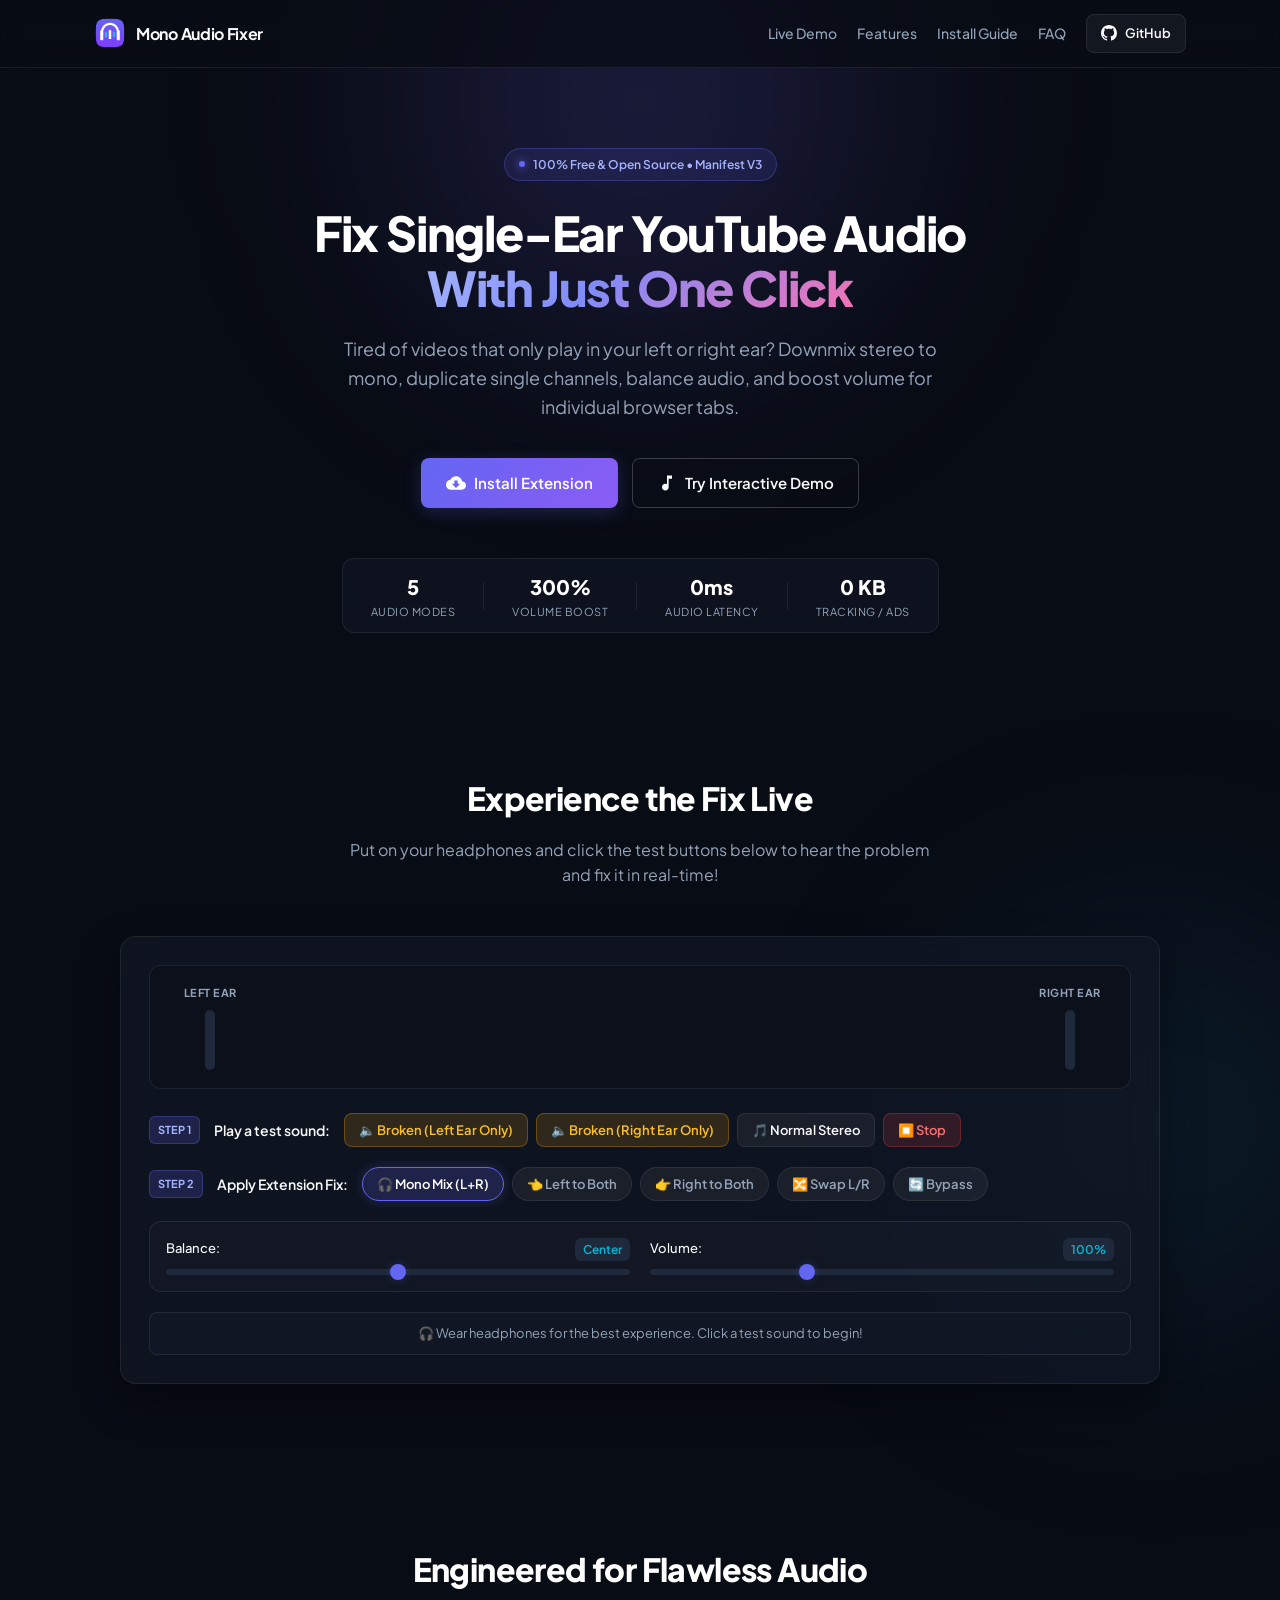
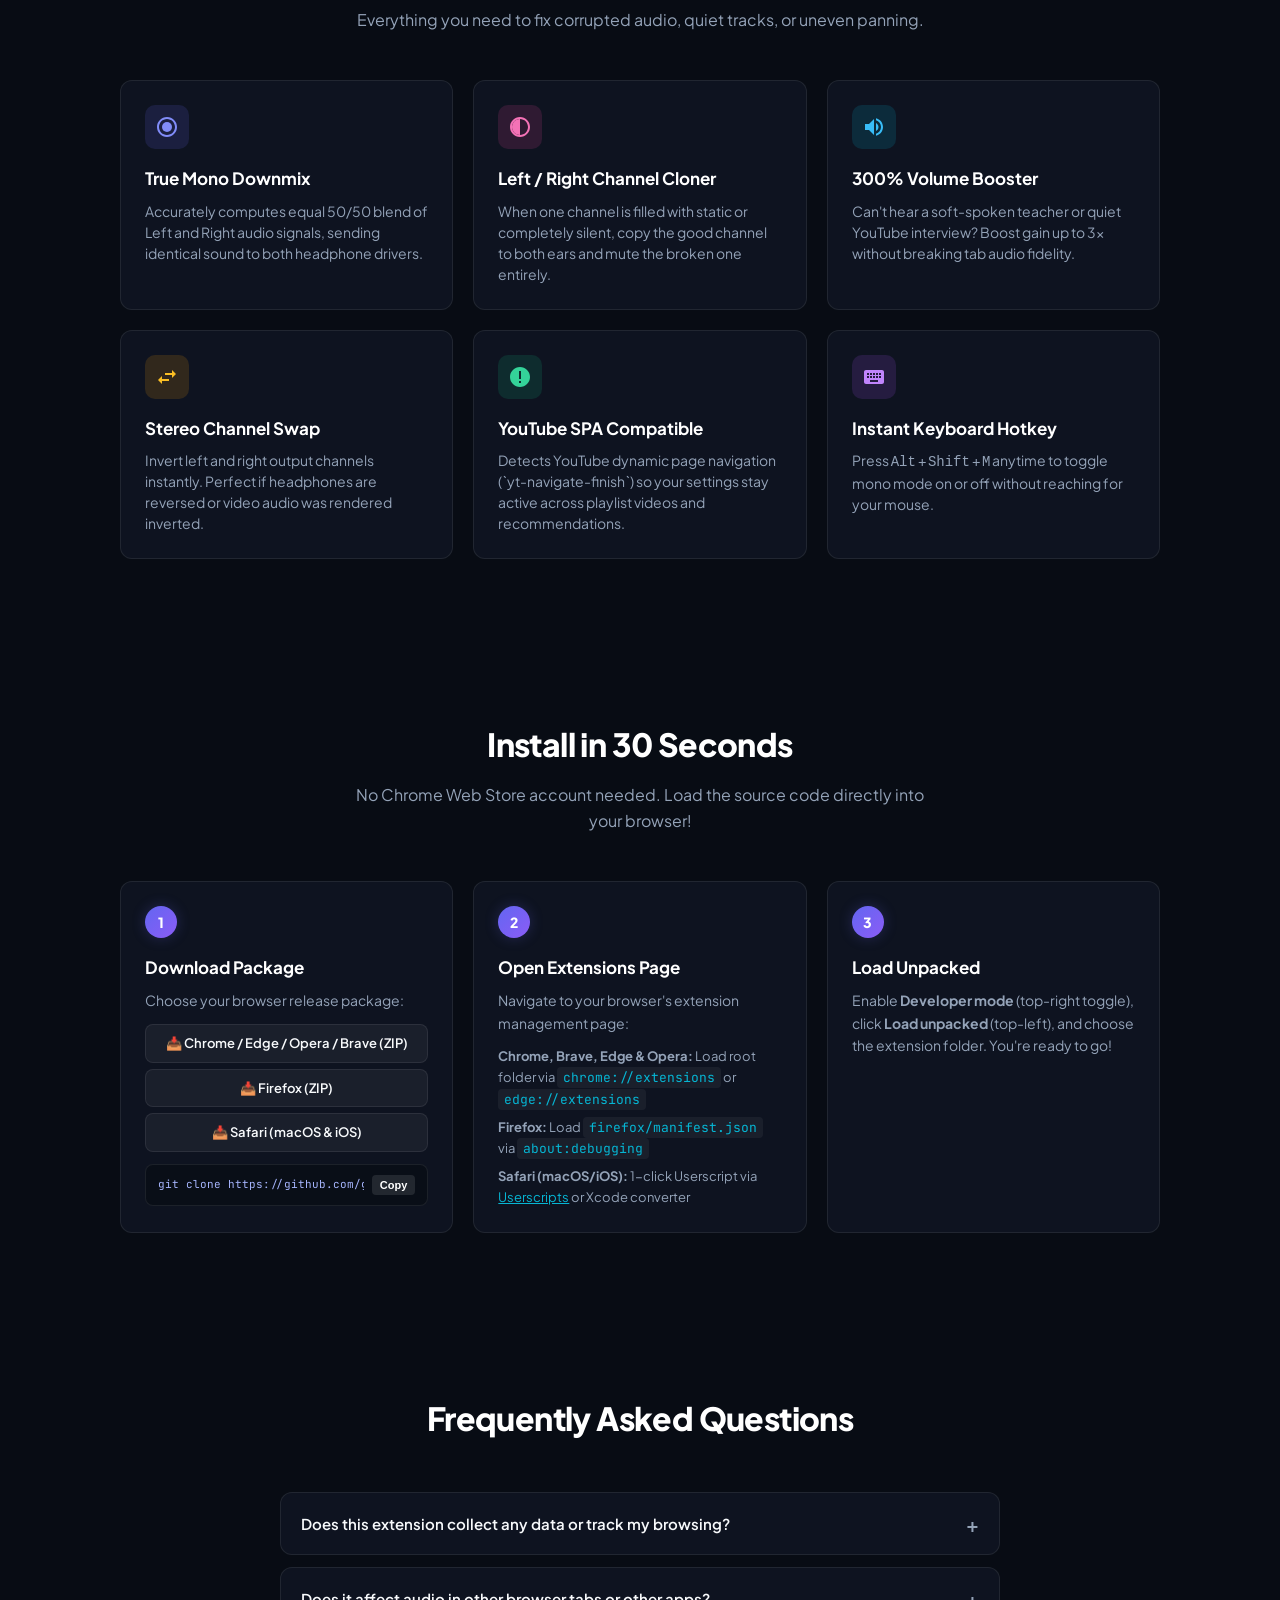
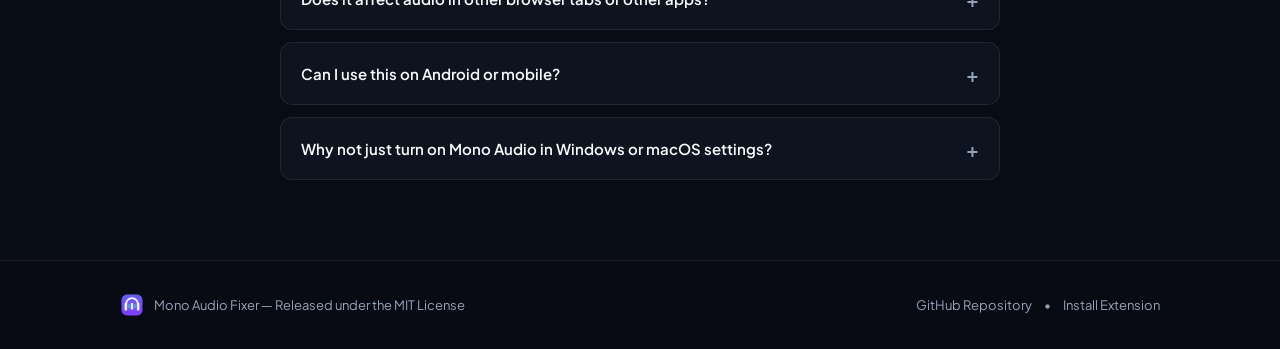
<file: docs/index.html>
<!DOCTYPE html>
<html lang="en">
<head>
  <meta charset="UTF-8">
  <meta name="viewport" content="width=device-width, initial-scale=1.0">
  <title>Mono Audio Fixer — Fix Single-Ear YouTube Audio Instantly</title>
  <meta name="description" content="Free open-source Chrome extension to fix YouTube & browser videos where audio only plays in one ear. Downmix stereo to mono, copy left/right channels, and boost volume.">
  <link rel="icon" type="image/png" href="icons/icon32.png">
  <link rel="preconnect" href="https://fonts.googleapis.com">
  <link rel="preconnect" href="https://fonts.gstatic.com" crossorigin>
  <link href="https://fonts.googleapis.com/css2?family=Plus+Jakarta+Sans:wght@400;500;600;700;800&family=JetBrains+Mono:wght@400;500&display=swap" rel="stylesheet">
  <link rel="stylesheet" href="style.css">
</head>
<body>

  <!-- Background Ambient Glow -->
  <div class="ambient-glow glow-1"></div>
  <div class="ambient-glow glow-2"></div>

  <!-- Navigation -->
  <nav class="navbar">
    <div class="nav-container">
      <a href="#" class="nav-brand">
        <img src="icons/icon48.png" alt="Mono Audio Fixer" class="nav-logo">
        <span class="brand-text">Mono Audio Fixer</span>
      </a>
      <div class="nav-links">
        <a href="#demo" class="nav-link">Live Demo</a>
        <a href="#features" class="nav-link">Features</a>
        <a href="#install" class="nav-link">Install Guide</a>
        <a href="#faq" class="nav-link">FAQ</a>
        <a href="https://github.com" target="_blank" rel="noopener noreferrer" class="btn btn-secondary btn-sm github-btn">
          <svg viewBox="0 0 24 24" width="16" height="16" fill="currentColor">
            <path d="M12 0C5.37 0 0 5.37 0 12c0 5.31 3.435 9.795 8.205 11.385.6.105.825-.255.825-.57 0-.285-.015-1.23-.015-2.235-3.015.555-3.795-.735-4.035-1.41-.135-.345-.72-1.41-1.23-1.695-.42-.225-1.02-.78-.015-.795.945-.015 1.62.87 1.845 1.23 1.08 1.815 2.805 1.305 3.495.99.105-.78.42-1.305.765-1.605-2.67-.3-5.46-1.335-5.46-5.925 0-1.305.465-2.385 1.23-3.225-.12-.3-.54-1.53.12-3.18 0 0 1.005-.315 3.3 1.23.96-.27 1.98-.405 3-.405s2.04.135 3 .405c2.295-1.56 3.3-1.23 3.3-1.23.66 1.65.24 2.88.12 3.18.765.84 1.23 1.905 1.23 3.225 0 4.605-2.805 5.625-5.475 5.925.435.375.81 1.095.81 2.22 0 1.605-.015 2.895-.015 3.3 0 .315.225.69.825.57A12.02 12.02 0 0024 12c0-6.63-5.37-12-12-12z"/>
          </svg>
          <span>GitHub</span>
        </a>
      </div>
    </div>
  </nav>

  <!-- Hero Section -->
  <header class="hero-section">
    <div class="hero-container">
      <div class="hero-badge">
        <span class="badge-dot"></span>
        <span>100% Free & Open Source • Manifest V3</span>
      </div>
      
      <h1 class="hero-title">
        Fix Single-Ear YouTube Audio <br>
        <span class="gradient-text">With Just One Click</span>
      </h1>
      
      <p class="hero-subtitle">
        Tired of videos that only play in your left or right ear? Downmix stereo to mono, duplicate single channels, balance audio, and boost volume for individual browser tabs.
      </p>

      <div class="hero-cta-group">
        <a href="#install" class="btn btn-primary btn-lg">
          <svg viewBox="0 0 24 24" width="20" height="20" fill="currentColor">
            <path d="M19.35 10.04C18.67 6.59 15.64 4 12 4 9.11 4 6.6 5.64 5.35 8.04 2.34 8.36 0 10.91 0 14c0 3.31 2.69 6 6 6h13c2.76 0 5-2.24 5-5 0-2.64-2.05-4.78-4.65-4.96zM17 13l-5 5-5-5h3V9h4v4h3z"/>
          </svg>
          <span>Install Extension</span>
        </a>
        <a href="#demo" class="btn btn-outline btn-lg">
          <svg viewBox="0 0 24 24" width="20" height="20" fill="currentColor">
            <path d="M12 3v10.55c-.59-.34-1.27-.55-2-.55-2.21 0-4 1.79-4 4s1.79 4 4 4 4-1.79 4-4V7h4V3h-6z"/>
          </svg>
          <span>Try Interactive Demo</span>
        </a>
      </div>

      <!-- Quick Highlights -->
      <div class="hero-stats">
        <div class="stat-item">
          <span class="stat-value">5</span>
          <span class="stat-label">Audio Modes</span>
        </div>
        <div class="stat-divider"></div>
        <div class="stat-item">
          <span class="stat-value">300%</span>
          <span class="stat-label">Volume Boost</span>
        </div>
        <div class="stat-divider"></div>
        <div class="stat-item">
          <span class="stat-value">0ms</span>
          <span class="stat-label">Audio Latency</span>
        </div>
        <div class="stat-divider"></div>
        <div class="stat-item">
          <span class="stat-value">0 KB</span>
          <span class="stat-label">Tracking / Ads</span>
        </div>
      </div>
    </div>
  </header>

  <!-- Interactive Live Demo Section -->
  <section id="demo" class="demo-section">
    <div class="section-container">
      <div class="section-header">
        <h2 class="section-title">Experience the Fix Live</h2>
        <p class="section-subtitle">Put on your headphones and click the test buttons below to hear the problem and fix it in real-time!</p>
      </div>

      <div class="demo-card">
        <!-- Visualizer Area -->
        <div class="visualizer-container">
          <div class="channel-indicator left-indicator">
            <span class="channel-badge">LEFT EAR</span>
            <div class="meter-bar"><div class="meter-fill" id="meterL"></div></div>
          </div>

          <canvas id="audioVisualizer" width="500" height="120"></canvas>

          <div class="channel-indicator right-indicator">
            <span class="channel-badge">RIGHT EAR</span>
            <div class="meter-bar"><div class="meter-fill" id="meterR"></div></div>
          </div>
        </div>

        <!-- Demo Control Panel -->
        <div class="demo-controls">
          <div class="demo-step">
            <span class="step-num">Step 1</span>
            <span class="step-title">Play a test sound:</span>
            <div class="button-group">
              <button class="btn btn-warning btn-sm" id="btnBrokenLeft">
                🔈 Broken (Left Ear Only)
              </button>
              <button class="btn btn-warning btn-sm" id="btnBrokenRight">
                🔈 Broken (Right Ear Only)
              </button>
              <button class="btn btn-secondary btn-sm" id="btnNormalStereo">
                🎵 Normal Stereo
              </button>
              <button class="btn btn-danger btn-sm" id="btnStopAudio">
                ⏹️ Stop
              </button>
            </div>
          </div>

          <div class="demo-step">
            <span class="step-num">Step 2</span>
            <span class="step-title">Apply Extension Fix:</span>
            <div class="button-group" id="demoPresets">
              <button class="preset-pill active" data-mode="mono">
                🎧 Mono Mix (L+R)
              </button>
              <button class="preset-pill" data-mode="left-only">
                👈 Left to Both
              </button>
              <button class="preset-pill" data-mode="right-only">
                👉 Right to Both
              </button>
              <button class="preset-pill" data-mode="swap">
                🔀 Swap L/R
              </button>
              <button class="preset-pill" data-mode="stereo">
                🔄 Bypass
              </button>
            </div>
          </div>

          <!-- Fine Tuning Controls -->
          <div class="demo-sliders">
            <div class="slider-field">
              <div class="slider-info">
                <span>Balance:</span>
                <span class="badge" id="demoBalanceVal">Center</span>
              </div>
              <input type="range" id="demoBalance" min="-1" max="1" step="0.05" value="0">
            </div>

            <div class="slider-field">
              <div class="slider-info">
                <span>Volume:</span>
                <span class="badge" id="demoVolumeVal">100%</span>
              </div>
              <input type="range" id="demoVolume" min="0" max="3" step="0.05" value="1">
            </div>
          </div>

          <div class="demo-status" id="demoStatus">
            🎧 Wear headphones for the best experience. Click a test sound to begin!
          </div>
        </div>
      </div>
    </div>
  </section>

  <!-- Features Section -->
  <section id="features" class="features-section">
    <div class="section-container">
      <div class="section-header">
        <h2 class="section-title">Engineered for Flawless Audio</h2>
        <p class="section-subtitle">Everything you need to fix corrupted audio, quiet tracks, or uneven panning.</p>
      </div>

      <div class="features-grid">
        <div class="feature-card">
          <div class="feature-icon icon-indigo">
            <svg viewBox="0 0 24 24" width="24" height="24" fill="currentColor">
              <path d="M12 2C6.48 2 2 6.48 2 12s4.48 10 10 10 10-4.48 10-10S17.52 2 12 2zm0 18c-4.41 0-8-3.59-8-8s3.59-8 8-8 8 3.59 8 8-3.59 8-8 8z"/><circle cx="12" cy="12" r="5"/>
            </svg>
          </div>
          <h3 class="feature-title">True Mono Downmix</h3>
          <p class="feature-desc">Accurately computes equal 50/50 blend of Left and Right audio signals, sending identical sound to both headphone drivers.</p>
        </div>

        <div class="feature-card">
          <div class="feature-icon icon-pink">
            <svg viewBox="0 0 24 24" width="24" height="24" fill="currentColor">
              <path d="M12 2C6.48 2 2 6.48 2 12s4.48 10 10 10 10-4.48 10-10S17.52 2 12 2zm0 18c-4.41 0-8-3.59-8-8s3.59-8 8-8 8 3.59 8 8-3.59 8-8 8z"/><path d="M12 4v16c-4.41 0-8-3.59-8-8s3.59-8 8-8z"/>
            </svg>
          </div>
          <h3 class="feature-title">Left / Right Channel Cloner</h3>
          <p class="feature-desc">When one channel is filled with static or completely silent, copy the good channel to both ears and mute the broken one entirely.</p>
        </div>

        <div class="feature-card">
          <div class="feature-icon icon-cyan">
            <svg viewBox="0 0 24 24" width="24" height="24" fill="currentColor">
              <path d="M3 9v6h4l5 5V4L7 9H3zm13.5 3c0-1.77-1.02-3.29-2.5-4.03v8.05c1.48-.73 2.5-2.25 2.5-4.02zM14 3.23v2.06c2.89.86 5 3.54 5 6.71s-2.11 5.85-5 6.71v2.06c4.01-.91 7-4.49 7-8.77s-2.99-7.86-7-8.77z"/>
            </svg>
          </div>
          <h3 class="feature-title">300% Volume Booster</h3>
          <p class="feature-desc">Can't hear a soft-spoken teacher or quiet YouTube interview? Boost gain up to 3x without breaking tab audio fidelity.</p>
        </div>

        <div class="feature-card">
          <div class="feature-icon icon-amber">
            <svg viewBox="0 0 24 24" width="24" height="24" fill="currentColor">
              <path d="M6.99 11L3 15l3.99 4v-3H14v-2H6.99v-3zM21 9l-3.99-4v3H10v2h7.01v3L21 9z"/>
            </svg>
          </div>
          <h3 class="feature-title">Stereo Channel Swap</h3>
          <p class="feature-desc">Invert left and right output channels instantly. Perfect if headphones are reversed or video audio was rendered inverted.</p>
        </div>

        <div class="feature-card">
          <div class="feature-icon icon-emerald">
            <svg viewBox="0 0 24 24" width="24" height="24" fill="currentColor">
              <path d="M12 2C6.48 2 2 6.48 2 12s4.48 10 10 10 10-4.48 10-10S17.52 2 12 2zm-1 14h2v2h-2v-2zm0-10h2v8h-2V6z"/>
            </svg>
          </div>
          <h3 class="feature-title">YouTube SPA Compatible</h3>
          <p class="feature-desc">Detects YouTube dynamic page navigation (`yt-navigate-finish`) so your settings stay active across playlist videos and recommendations.</p>
        </div>

        <div class="feature-card">
          <div class="feature-icon icon-purple">
            <svg viewBox="0 0 24 24" width="24" height="24" fill="currentColor">
              <path d="M20 5H4c-1.1 0-1.99.9-1.99 2L2 17c0 1.1.9 2 2 2h16c1.1 0 2-.9 2-2V7c0-1.1-.9-2-2-2zm-9 3h2v2h-2V8zm0 3h2v2h-2v-2zM8 8h2v2H8V8zm0 3h2v2H8v-2zm-1 2H5v-2h2v2zm0-3H5V8h2v2zm9 7H8v-2h8v2zm0-4h-2v-2h2v2zm0-3h-2V8h2v2zm3 3h-2v-2h2v2zm0-3h-2V8h2v2z"/>
            </svg>
          </div>
          <h3 class="feature-title">Instant Keyboard Hotkey</h3>
          <p class="feature-desc">Press <kbd>Alt</kbd> + <kbd>Shift</kbd> + <kbd>M</kbd> anytime to toggle mono mode on or off without reaching for your mouse.</p>
        </div>
      </div>
    </div>
  </section>

  <!-- Installation Walkthrough Section -->
  <section id="install" class="install-section">
    <div class="section-container">
      <div class="section-header">
        <h2 class="section-title">Install in 30 Seconds</h2>
        <p class="section-subtitle">No Chrome Web Store account needed. Load the source code directly into your browser!</p>
      </div>

      <div class="steps-grid">
        <div class="step-card">
          <div class="step-badge">1</div>
          <h3 class="step-heading">Download Package</h3>
          <p class="step-text">Choose your browser release package:</p>
          <div style="display:flex; flex-direction:column; gap:6px; margin-bottom:12px;">
            <a href="https://github.com/garora06/yt-mono-audio-fixer/raw/main/releases/v1.0.0/mono-audio-fixer-v1.0.0-chrome-edge-opera-brave.zip" class="btn btn-secondary btn-sm" style="justify-content:center;">
              📥 Chrome / Edge / Opera / Brave (ZIP)
            </a>
            <a href="https://github.com/garora06/yt-mono-audio-fixer/raw/main/releases/v1.0.0/mono-audio-fixer-v1.0.0-firefox.zip" class="btn btn-secondary btn-sm" style="justify-content:center;">
              📥 Firefox (ZIP)
            </a>
            <a href="https://github.com/garora06/yt-mono-audio-fixer/raw/main/releases/v1.0.0/mono-audio-fixer-v1.0.0-safari.zip" class="btn btn-secondary btn-sm" style="justify-content:center;">
              📥 Safari (macOS & iOS)
            </a>
          </div>
          <div class="code-box">
            <code>git clone https://github.com/garora06/yt-mono-audio-fixer.git</code>
            <button class="copy-btn" id="copyBtn">Copy</button>
          </div>
        </div>

        <div class="step-card">
          <div class="step-badge">2</div>
          <h3 class="step-heading">Open Extensions Page</h3>
          <p class="step-text">Navigate to your browser's extension management page:</p>
          <ul class="browser-links">
            <li><strong>Chrome, Brave, Edge & Opera:</strong> Load root folder via <code>chrome://extensions</code> or <code>edge://extensions</code></li>
            <li><strong>Firefox:</strong> Load <code>firefox/manifest.json</code> via <code>about:debugging</code></li>
            <li><strong>Safari (macOS/iOS):</strong> 1-click Userscript via <a href="https://apps.apple.com/app/userscripts/id1463298887" target="_blank" style="color:var(--accent-cyan)">Userscripts</a> or Xcode converter</li>
          </ul>
        </div>

        <div class="step-card">
          <div class="step-badge">3</div>
          <h3 class="step-heading">Load Unpacked</h3>
          <p class="step-text">Enable <strong>Developer mode</strong> (top-right toggle), click <strong>Load unpacked</strong> (top-left), and choose the extension folder. You're ready to go!</p>
        </div>
      </div>
    </div>
  </section>

  <!-- FAQ Section -->
  <section id="faq" class="faq-section">
    <div class="section-container">
      <div class="section-header">
        <h2 class="section-title">Frequently Asked Questions</h2>
      </div>

      <div class="faq-list">
        <div class="faq-item">
          <button class="faq-question">
            <span>Does this extension collect any data or track my browsing?</span>
            <span class="faq-icon">+</span>
          </button>
          <div class="faq-answer">
            <p><strong>Absolutely not.</strong> Mono Audio Fixer is 100% open-source and local. It operates solely through the browser's native Web Audio API and contains zero telemetry, analytics, or external network requests.</p>
          </div>
        </div>

        <div class="faq-item">
          <button class="faq-question">
            <span>Does it affect audio in other browser tabs or other apps?</span>
            <span class="faq-icon">+</span>
          </button>
          <div class="faq-answer">
            <p><strong>No.</strong> Unlike system-wide OS accessibility toggles, this extension only modifies the audio of the specific tab you have open. Your Spotify, games, or other tabs remain in rich full stereo.</p>
          </div>
        </div>

        <div class="faq-item">
          <button class="faq-question">
            <span>Can I use this on Android or mobile?</span>
            <span class="faq-icon">+</span>
          </button>
          <div class="faq-answer">
            <p>Yes! On Android, you can install browsers that support desktop extensions such as <strong>Kiwi Browser</strong> or <strong>Firefox for Android</strong> and load this extension directly for mobile YouTube.</p>
          </div>
        </div>

        <div class="faq-item">
          <button class="faq-question">
            <span>Why not just turn on Mono Audio in Windows or macOS settings?</span>
            <span class="faq-icon">+</span>
          </button>
          <div class="faq-answer">
            <p>System settings turn <em>everything</em> on your computer into mono—including Discord calls, games, and music. Mono Audio Fixer lets you fix individual broken videos without compromising the rest of your audio setup.</p>
          </div>
        </div>
      </div>
    </div>
  </section>

  <!-- Footer -->
  <footer class="footer">
    <div class="footer-container">
      <div class="footer-left">
        <img src="icons/icon32.png" alt="Logo" width="24" height="24">
        <span>Mono Audio Fixer — Released under the MIT License</span>
      </div>
      <div class="footer-right">
        <a href="https://github.com" target="_blank" rel="noopener noreferrer">GitHub Repository</a>
        <span>•</span>
        <a href="#install">Install Extension</a>
      </div>
    </div>
  </footer>

  <script src="script.js"></script>
</body>
</html>
</file>
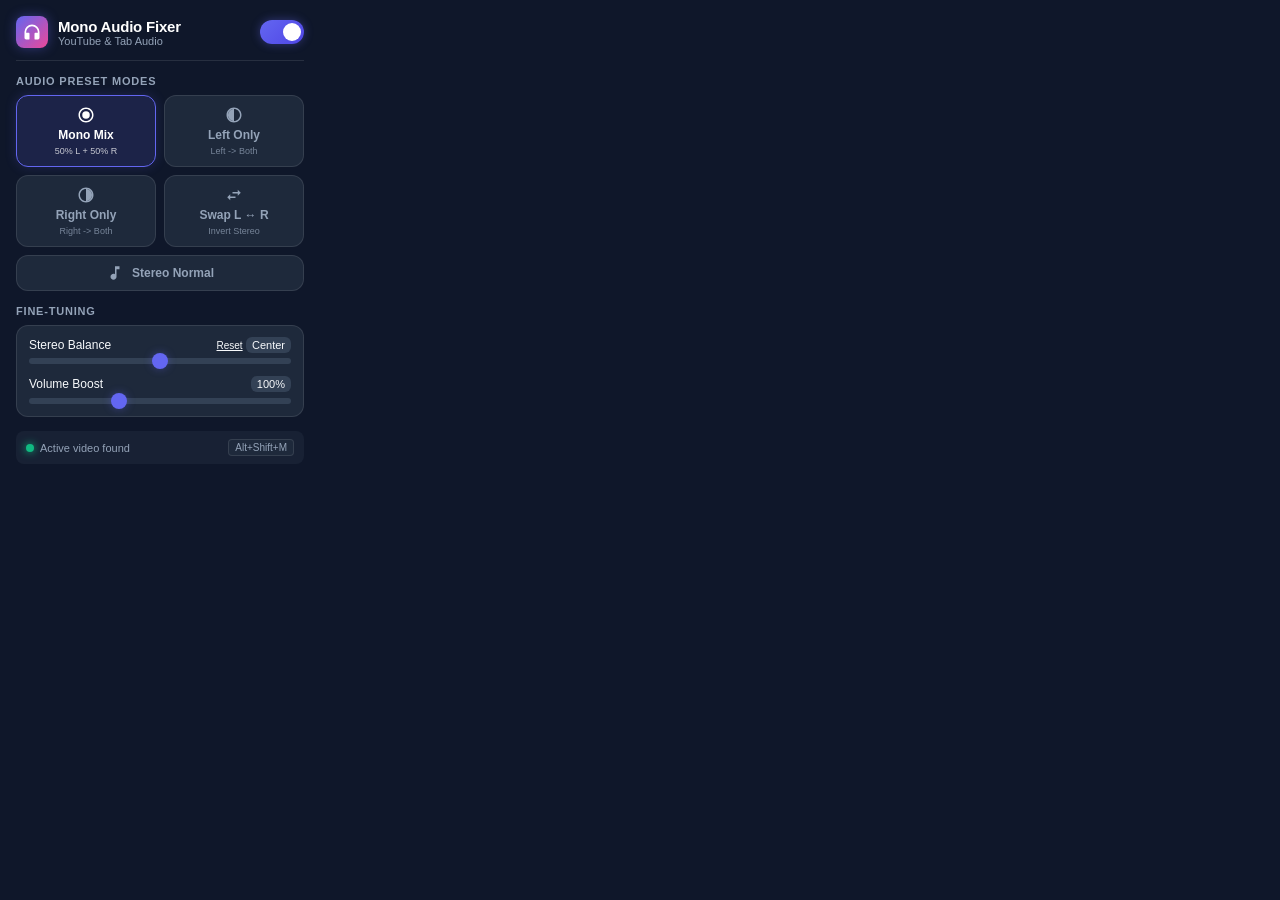
<file: popup.html>
<!DOCTYPE html>
<html lang="en">
<head>
  <meta charset="UTF-8">
  <meta name="viewport" content="width=device-width, initial-scale=1.0">
  <title>Mono Audio Fixer</title>
  <style>
    :root {
      --bg-main: #0f172a;
      --bg-card: #1e293b;
      --bg-hover: #334155;
      --accent-primary: #6366f1;
      --accent-glow: rgba(99, 102, 241, 0.4);
      --accent-pink: #ec4899;
      --accent-cyan: #06b6d4;
      --text-main: #f8fafc;
      --text-muted: #94a3b8;
      --border-color: rgba(255, 255, 255, 0.1);
      --radius: 12px;
    }

    * {
      box-sizing: border-box;
      margin: 0;
      padding: 0;
      user-select: none;
    }

    body {
      width: 320px;
      background: var(--bg-main);
      color: var(--text-main);
      font-family: -apple-system, BlinkMacSystemFont, "Segoe UI", Roboto, Helvetica, Arial, sans-serif;
      padding: 16px;
      overflow: hidden;
    }

    /* Header */
    .header {
      display: flex;
      align-items: center;
      justify-content: space-between;
      margin-bottom: 14px;
      padding-bottom: 12px;
      border-bottom: 1px solid var(--border-color);
    }

    .brand {
      display: flex;
      align-items: center;
      gap: 10px;
    }

    .brand-icon {
      width: 32px;
      height: 32px;
      background: linear-gradient(135deg, var(--accent-primary), var(--accent-pink));
      border-radius: 8px;
      display: flex;
      align-items: center;
      justify-content: center;
      box-shadow: 0 0 12px var(--accent-glow);
    }

    .brand-icon svg {
      width: 20px;
      height: 20px;
      fill: #ffffff;
    }

    .title-group h1 {
      font-size: 15px;
      font-weight: 700;
      letter-spacing: -0.2px;
      color: #ffffff;
    }

    .title-group p {
      font-size: 11px;
      color: var(--text-muted);
    }

    /* Master Switch */
    .switch {
      position: relative;
      display: inline-block;
      width: 44px;
      height: 24px;
    }

    .switch input {
      opacity: 0;
      width: 0;
      height: 0;
    }

    .slider-toggle {
      position: absolute;
      cursor: pointer;
      top: 0; left: 0; right: 0; bottom: 0;
      background-color: #334155;
      transition: .3s cubic-bezier(0.4, 0, 0.2, 1);
      border-radius: 24px;
    }

    .slider-toggle:before {
      position: absolute;
      content: "";
      height: 18px;
      width: 18px;
      left: 3px;
      bottom: 3px;
      background-color: white;
      transition: .3s cubic-bezier(0.4, 0, 0.2, 1);
      border-radius: 50%;
    }

    input:checked + .slider-toggle {
      background: linear-gradient(135deg, var(--accent-primary), #4f46e5);
      box-shadow: 0 0 10px var(--accent-glow);
    }

    input:checked + .slider-toggle:before {
      transform: translateX(20px);
    }

    /* Section Title */
    .section-title {
      font-size: 11px;
      text-transform: uppercase;
      letter-spacing: 0.8px;
      color: var(--text-muted);
      margin-bottom: 8px;
      font-weight: 600;
    }

    /* Preset Grid */
    .preset-grid {
      display: grid;
      grid-template-columns: 1fr 1fr;
      gap: 8px;
      margin-bottom: 14px;
    }

    .preset-btn {
      background: var(--bg-card);
      border: 1px solid var(--border-color);
      border-radius: var(--radius);
      padding: 10px 8px;
      display: flex;
      flex-direction: column;
      align-items: center;
      gap: 4px;
      cursor: pointer;
      transition: all 0.2s ease;
      color: var(--text-muted);
      text-align: center;
    }

    .preset-btn:hover {
      background: var(--bg-hover);
      color: var(--text-main);
      transform: translateY(-1px);
    }

    .preset-btn.active {
      background: rgba(99, 102, 241, 0.15);
      border-color: var(--accent-primary);
      color: #ffffff;
      box-shadow: 0 0 12px rgba(99, 102, 241, 0.2);
    }

    .preset-btn.full-width {
      grid-column: span 2;
      flex-direction: row;
      justify-content: center;
      gap: 8px;
      padding: 8px 12px;
    }

    .preset-btn svg {
      width: 18px;
      height: 18px;
      fill: currentColor;
    }

    .preset-label {
      font-size: 12px;
      font-weight: 600;
    }

    .preset-sub {
      font-size: 9px;
      opacity: 0.75;
    }

    /* Sliders Card */
    .control-card {
      background: var(--bg-card);
      border: 1px solid var(--border-color);
      border-radius: var(--radius);
      padding: 12px;
      margin-bottom: 14px;
      display: flex;
      flex-direction: column;
      gap: 12px;
    }

    .slider-row {
      display: flex;
      flex-direction: column;
      gap: 6px;
    }

    .slider-header {
      display: flex;
      justify-content: space-between;
      align-items: center;
      font-size: 12px;
    }

    .slider-header span {
      font-weight: 500;
      color: var(--text-main);
    }

    .badge-val {
      font-size: 11px;
      font-weight: 600;
      background: #334155;
      padding: 2px 6px;
      border-radius: 6px;
      color: var(--accent-cyan);
    }

    .reset-link {
      font-size: 10px;
      color: var(--text-muted);
      cursor: pointer;
      text-decoration: underline;
    }

    .reset-link:hover {
      color: var(--text-main);
    }

    input[type="range"] {
      -webkit-appearance: none;
      width: 100%;
      height: 6px;
      border-radius: 3px;
      background: #334155;
      outline: none;
    }

    input[type="range"]::-webkit-slider-thumb {
      -webkit-appearance: none;
      width: 16px;
      height: 16px;
      border-radius: 50%;
      background: var(--accent-primary);
      cursor: pointer;
      box-shadow: 0 0 8px var(--accent-glow);
      transition: transform 0.1s ease;
    }

    input[type="range"]::-webkit-slider-thumb:hover {
      transform: scale(1.15);
    }

    /* Status Bar */
    .status-bar {
      display: flex;
      align-items: center;
      justify-content: space-between;
      background: rgba(30, 41, 59, 0.6);
      border-radius: 8px;
      padding: 8px 10px;
      font-size: 11px;
      color: var(--text-muted);
    }

    .status-indicator {
      display: flex;
      align-items: center;
      gap: 6px;
    }

    .dot {
      width: 8px;
      height: 8px;
      border-radius: 50%;
      background: #10b981;
      box-shadow: 0 0 8px #10b981;
    }

    .dot.offline {
      background: #94a3b8;
      box-shadow: none;
    }

    .shortcut-tip {
      font-size: 10px;
      background: #1e293b;
      padding: 2px 6px;
      border-radius: 4px;
      border: 1px solid var(--border-color);
    }
  </style>
</head>
<body>

  <!-- Header -->
  <div class="header">
    <div class="brand">
      <div class="brand-icon">
        <svg viewBox="0 0 24 24">
          <path d="M12 3a9 9 0 0 0-9 9v7c0 1.1.9 2 2 2h3a1 1 0 0 0 1-1v-6a1 1 0 0 0-1-1H5v-1a7 7 0 0 1 14 0v1h-3a1 1 0 0 0-1 1v6a1 1 0 0 0 1 1h3a2 2 0 0 0 2-2v-7a9 9 0 0 0-9-9z"/>
        </svg>
      </div>
      <div class="title-group">
        <h1>Mono Audio Fixer</h1>
        <p id="domainLabel">YouTube & Tab Audio</p>
      </div>
    </div>
    <label class="switch" title="Enable / Disable Master Audio Fixer">
      <input type="checkbox" id="masterToggle" checked>
      <span class="slider-toggle"></span>
    </label>
  </div>

  <!-- Audio Modes -->
  <div class="section-title">Audio Preset Modes</div>
  <div class="preset-grid">
    <button class="preset-btn active" data-mode="mono" title="Downmix Stereo to Mono (Fixes single ear audio)">
      <svg viewBox="0 0 24 24"><path d="M12 2C6.48 2 2 6.48 2 12s4.48 10 10 10 10-4.48 10-10S17.52 2 12 2zm0 18c-4.41 0-8-3.59-8-8s3.59-8 8-8 8 3.59 8 8-3.59 8-8 8z"/><circle cx="12" cy="12" r="5"/></svg>
      <span class="preset-label">Mono Mix</span>
      <span class="preset-sub">50% L + 50% R</span>
    </button>

    <button class="preset-btn" data-mode="left-only" title="Copy Left ear channel to both ears (Use when Right ear is silent)">
      <svg viewBox="0 0 24 24"><path d="M12 2C6.48 2 2 6.48 2 12s4.48 10 10 10 10-4.48 10-10S17.52 2 12 2zm0 18c-4.41 0-8-3.59-8-8s3.59-8 8-8 8 3.59 8 8-3.59 8-8 8z"/><path d="M12 4v16c-4.41 0-8-3.59-8-8s3.59-8 8-8z"/></svg>
      <span class="preset-label">Left Only</span>
      <span class="preset-sub">Left -> Both</span>
    </button>

    <button class="preset-btn" data-mode="right-only" title="Copy Right ear channel to both ears (Use when Left ear is silent)">
      <svg viewBox="0 0 24 24"><path d="M12 2C6.48 2 2 6.48 2 12s4.48 10 10 10 10-4.48 10-10S17.52 2 12 2zm0 18c-4.41 0-8-3.59-8-8s3.59-8 8-8 8 3.59 8 8-3.59 8-8 8z"/><path d="M12 4v16c4.41 0 8-3.59 8-8s-3.59-8-8-8z"/></svg>
      <span class="preset-label">Right Only</span>
      <span class="preset-sub">Right -> Both</span>
    </button>

    <button class="preset-btn" data-mode="swap" title="Swap Left and Right channels">
      <svg viewBox="0 0 24 24"><path d="M6.99 11L3 15l3.99 4v-3H14v-2H6.99v-3zM21 9l-3.99-4v3H10v2h7.01v3L21 9z"/></svg>
      <span class="preset-label">Swap L ↔ R</span>
      <span class="preset-sub">Invert Stereo</span>
    </button>

    <button class="preset-btn full-width" data-mode="stereo" title="Normal Stereo Pass-through">
      <svg viewBox="0 0 24 24"><path d="M12 3v10.55c-.59-.34-1.27-.55-2-.55-2.21 0-4 1.79-4 4s1.79 4 4 4 4-1.79 4-4V7h4V3h-6z"/></svg>
      <span class="preset-label">Stereo Normal</span>
    </button>
  </div>

  <!-- Audio Controls -->
  <div class="section-title">Fine-Tuning</div>
  <div class="control-card">
    
    <!-- Balance -->
    <div class="slider-row">
      <div class="slider-header">
        <span>Stereo Balance</span>
        <div>
          <span class="reset-link" id="resetBalance">Reset</span>
          <span class="badge-val" id="balanceVal">Center</span>
        </div>
      </div>
      <input type="range" id="balanceSlider" min="-1" max="1" step="0.05" value="0">
    </div>

    <!-- Volume Booster -->
    <div class="slider-row">
      <div class="slider-header">
        <span>Volume Boost</span>
        <span class="badge-val" id="volumeVal">100%</span>
      </div>
      <input type="range" id="volumeSlider" min="0" max="3" step="0.05" value="1">
    </div>

  </div>

  <!-- Status Bar -->
  <div class="status-bar">
    <div class="status-indicator">
      <div class="dot" id="statusDot"></div>
      <span id="statusText">Active video found</span>
    </div>
    <span class="shortcut-tip">Alt+Shift+M</span>
  </div>

  <script src="popup.js"></script>
</body>
</html>
</file>
<file: docs/style.css>
:root {
  --bg-dark: #080c14;
  --bg-card: rgba(18, 24, 38, 0.7);
  --bg-card-hover: rgba(26, 34, 52, 0.85);
  --border-subtle: rgba(255, 255, 255, 0.08);
  --border-active: rgba(99, 102, 241, 0.5);
  --text-main: #f8fafc;
  --text-muted: #94a3b8;
  --accent-indigo: #6366f1;
  --accent-violet: #8b5cf6;
  --accent-pink: #ec4899;
  --accent-cyan: #06b6d4;
  --accent-amber: #f59e0b;
  --accent-emerald: #10b981;
  --radius-lg: 16px;
  --radius-md: 12px;
  --radius-sm: 8px;
  --glow-indigo: rgba(99, 102, 241, 0.25);
}

* {
  box-sizing: border-box;
  margin: 0;
  padding: 0;
}

html {
  scroll-behavior: smooth;
}

body {
  background-color: var(--bg-dark);
  color: var(--text-main);
  font-family: 'Plus Jakarta Sans', -apple-system, BlinkMacSystemFont, "Segoe UI", Roboto, sans-serif;
  line-height: 1.6;
  overflow-x: hidden;
  position: relative;
}

/* Ambient Backdrops */
.ambient-glow {
  position: absolute;
  border-radius: 50%;
  filter: blur(120px);
  pointer-events: none;
  z-index: 0;
}

.glow-1 {
  width: 500px;
  height: 500px;
  top: -150px;
  left: 50%;
  transform: translateX(-50%);
  background: radial-gradient(circle, rgba(99, 102, 241, 0.25) 0%, rgba(139, 92, 246, 0.1) 70%, transparent 100%);
}

.glow-2 {
  width: 450px;
  height: 450px;
  top: 900px;
  right: -100px;
  background: radial-gradient(circle, rgba(6, 182, 212, 0.15) 0%, rgba(99, 102, 241, 0.05) 70%, transparent 100%);
}

/* Navigation */
.navbar {
  position: sticky;
  top: 0;
  z-index: 100;
  backdrop-filter: blur(16px);
  -webkit-backdrop-filter: blur(16px);
  background: rgba(8, 12, 20, 0.75);
  border-bottom: 1px solid var(--border-subtle);
}

.nav-container {
  max-width: 1140px;
  margin: 0 auto;
  padding: 14px 24px;
  display: flex;
  align-items: center;
  justify-content: space-between;
}

.nav-brand {
  display: flex;
  align-items: center;
  gap: 10px;
  text-decoration: none;
  color: var(--text-main);
}

.nav-logo {
  width: 32px;
  height: 32px;
  border-radius: 8px;
}

.brand-text {
  font-size: 16px;
  font-weight: 700;
  letter-spacing: -0.3px;
}

.nav-links {
  display: flex;
  align-items: center;
  gap: 20px;
}

.nav-link {
  color: var(--text-muted);
  text-decoration: none;
  font-size: 14px;
  font-weight: 500;
  transition: color 0.2s;
}

.nav-link:hover {
  color: var(--text-main);
}

/* Buttons */
.btn {
  display: inline-flex;
  align-items: center;
  gap: 8px;
  font-family: inherit;
  font-weight: 600;
  text-decoration: none;
  border-radius: var(--radius-sm);
  cursor: pointer;
  transition: all 0.25s cubic-bezier(0.4, 0, 0.2, 1);
  border: 1px solid transparent;
}

.btn-primary {
  background: linear-gradient(135deg, var(--accent-indigo), var(--accent-violet));
  color: #ffffff;
  box-shadow: 0 4px 18px var(--glow-indigo);
}

.btn-primary:hover {
  transform: translateY(-2px);
  box-shadow: 0 6px 24px rgba(99, 102, 241, 0.4);
}

.btn-secondary {
  background: rgba(255, 255, 255, 0.05);
  color: var(--text-main);
  border-color: var(--border-subtle);
}

.btn-secondary:hover {
  background: rgba(255, 255, 255, 0.1);
  color: #ffffff;
}

.btn-outline {
  background: transparent;
  color: var(--text-main);
  border-color: rgba(255, 255, 255, 0.2);
}

.btn-outline:hover {
  background: rgba(255, 255, 255, 0.05);
  border-color: rgba(255, 255, 255, 0.4);
}

.btn-warning {
  background: rgba(245, 158, 11, 0.15);
  color: #fbbf24;
  border-color: rgba(245, 158, 11, 0.3);
}

.btn-warning:hover {
  background: rgba(245, 158, 11, 0.25);
}

.btn-danger {
  background: rgba(239, 68, 68, 0.15);
  color: #f87171;
  border-color: rgba(239, 68, 68, 0.3);
}

.btn-danger:hover {
  background: rgba(239, 68, 68, 0.25);
}

.btn-lg {
  padding: 12px 24px;
  font-size: 15px;
}

.btn-sm {
  padding: 8px 14px;
  font-size: 13px;
}

/* Hero Section */
.hero-section {
  position: relative;
  z-index: 1;
  padding: 80px 24px 60px;
  text-align: center;
}

.hero-container {
  max-width: 840px;
  margin: 0 auto;
}

.hero-badge {
  display: inline-flex;
  align-items: center;
  gap: 8px;
  background: rgba(99, 102, 241, 0.12);
  border: 1px solid rgba(99, 102, 241, 0.3);
  padding: 6px 14px;
  border-radius: 20px;
  font-size: 12px;
  font-weight: 600;
  color: #a5b4fc;
  margin-bottom: 24px;
}

.badge-dot {
  width: 6px;
  height: 6px;
  border-radius: 50%;
  background: #6366f1;
  box-shadow: 0 0 8px #6366f1;
}

.hero-title {
  font-size: 48px;
  line-height: 1.15;
  font-weight: 800;
  letter-spacing: -1.2px;
  margin-bottom: 20px;
  color: #ffffff;
}

.gradient-text {
  background: linear-gradient(135deg, #a5b4fc 0%, #818cf8 40%, #f472b6 100%);
  -webkit-background-clip: text;
  -webkit-text-fill-color: transparent;
}

.hero-subtitle {
  font-size: 18px;
  color: var(--text-muted);
  max-width: 640px;
  margin: 0 auto 36px;
}

.hero-cta-group {
  display: flex;
  justify-content: center;
  gap: 14px;
  margin-bottom: 50px;
  flex-wrap: wrap;
}

/* Stats */
.hero-stats {
  display: inline-flex;
  align-items: center;
  background: rgba(18, 24, 38, 0.6);
  border: 1px solid var(--border-subtle);
  border-radius: var(--radius-md);
  padding: 12px 28px;
  gap: 28px;
  backdrop-filter: blur(10px);
}

.stat-item {
  display: flex;
  flex-direction: column;
  align-items: center;
}

.stat-value {
  font-size: 20px;
  font-weight: 800;
  color: #ffffff;
}

.stat-label {
  font-size: 11px;
  color: var(--text-muted);
  text-transform: uppercase;
  letter-spacing: 0.5px;
}

.stat-divider {
  width: 1px;
  height: 28px;
  background: var(--border-subtle);
}

/* Sections Common */
section {
  position: relative;
  z-index: 1;
  padding: 80px 24px;
}

.section-container {
  max-width: 1040px;
  margin: 0 auto;
}

.section-header {
  text-align: center;
  margin-bottom: 48px;
}

.section-title {
  font-size: 32px;
  font-weight: 800;
  letter-spacing: -0.6px;
  color: #ffffff;
  margin-bottom: 12px;
}

.section-subtitle {
  font-size: 16px;
  color: var(--text-muted);
  max-width: 580px;
  margin: 0 auto;
}

/* Interactive Demo Card */
.demo-card {
  background: var(--bg-card);
  border: 1px solid var(--border-subtle);
  border-radius: var(--radius-lg);
  padding: 28px;
  backdrop-filter: blur(20px);
  box-shadow: 0 16px 40px rgba(0, 0, 0, 0.4);
}

.visualizer-container {
  display: flex;
  align-items: center;
  justify-content: space-between;
  gap: 20px;
  background: #0b101b;
  border-radius: var(--radius-md);
  padding: 16px 20px;
  border: 1px solid var(--border-subtle);
  margin-bottom: 24px;
}

#audioVisualizer {
  flex: 1;
  height: 90px;
  border-radius: 6px;
}

.channel-indicator {
  display: flex;
  flex-direction: column;
  align-items: center;
  gap: 8px;
  width: 80px;
}

.channel-badge {
  font-size: 11px;
  font-weight: 700;
  letter-spacing: 0.5px;
  color: var(--text-muted);
}

.meter-bar {
  width: 10px;
  height: 60px;
  background: #1e293b;
  border-radius: 5px;
  overflow: hidden;
  position: relative;
}

.meter-fill {
  width: 100%;
  height: 0%;
  position: absolute;
  bottom: 0;
  background: linear-gradient(to top, var(--accent-emerald), var(--accent-indigo));
  transition: height 0.08s ease;
  border-radius: 5px;
}

/* Demo Controls */
.demo-controls {
  display: flex;
  flex-direction: column;
  gap: 20px;
}

.demo-step {
  display: flex;
  align-items: center;
  gap: 14px;
  flex-wrap: wrap;
}

.step-num {
  font-size: 11px;
  font-weight: 700;
  text-transform: uppercase;
  background: rgba(99, 102, 241, 0.2);
  color: #a5b4fc;
  padding: 4px 8px;
  border-radius: 6px;
  border: 1px solid rgba(99, 102, 241, 0.3);
}

.step-title {
  font-size: 14px;
  font-weight: 600;
}

.button-group {
  display: flex;
  gap: 8px;
  flex-wrap: wrap;
}

.preset-pill {
  background: rgba(255, 255, 255, 0.05);
  border: 1px solid var(--border-subtle);
  color: var(--text-muted);
  padding: 8px 14px;
  border-radius: 20px;
  font-size: 13px;
  font-weight: 600;
  cursor: pointer;
  transition: all 0.2s;
  font-family: inherit;
}

.preset-pill:hover {
  background: rgba(255, 255, 255, 0.1);
  color: var(--text-main);
}

.preset-pill.active {
  background: rgba(99, 102, 241, 0.2);
  border-color: var(--accent-indigo);
  color: #ffffff;
  box-shadow: 0 0 12px var(--glow-indigo);
}

/* Demo Sliders */
.demo-sliders {
  display: grid;
  grid-template-columns: 1fr 1fr;
  gap: 20px;
  background: rgba(255, 255, 255, 0.02);
  padding: 16px;
  border-radius: var(--radius-md);
  border: 1px solid var(--border-subtle);
}

.slider-field {
  display: flex;
  flex-direction: column;
  gap: 8px;
}

.slider-info {
  display: flex;
  justify-content: space-between;
  font-size: 13px;
  font-weight: 500;
}

.badge {
  background: #1e293b;
  color: var(--accent-cyan);
  padding: 2px 8px;
  border-radius: 6px;
  font-size: 12px;
  font-weight: 600;
}

input[type="range"] {
  -webkit-appearance: none;
  width: 100%;
  height: 6px;
  border-radius: 3px;
  background: #1e293b;
  outline: none;
}

input[type="range"]::-webkit-slider-thumb {
  -webkit-appearance: none;
  width: 16px;
  height: 16px;
  border-radius: 50%;
  background: var(--accent-indigo);
  cursor: pointer;
  box-shadow: 0 0 10px var(--glow-indigo);
}

.demo-status {
  text-align: center;
  font-size: 13px;
  color: var(--text-muted);
  background: rgba(18, 24, 38, 0.8);
  padding: 10px;
  border-radius: var(--radius-sm);
  border: 1px solid var(--border-subtle);
}

/* Features Grid */
.features-grid {
  display: grid;
  grid-template-columns: repeat(auto-fit, minmax(300px, 1fr));
  gap: 20px;
}

.feature-card {
  background: var(--bg-card);
  border: 1px solid var(--border-subtle);
  border-radius: var(--radius-md);
  padding: 24px;
  transition: all 0.25s;
}

.feature-card:hover {
  background: var(--bg-card-hover);
  border-color: var(--border-active);
  transform: translateY(-3px);
}

.feature-icon {
  width: 44px;
  height: 44px;
  border-radius: 10px;
  display: flex;
  align-items: center;
  justify-content: center;
  margin-bottom: 16px;
}

.icon-indigo { background: rgba(99, 102, 241, 0.15); color: #818cf8; }
.icon-pink { background: rgba(236, 72, 153, 0.15); color: #f472b6; }
.icon-cyan { background: rgba(6, 182, 212, 0.15); color: #38bdf8; }
.icon-amber { background: rgba(245, 158, 11, 0.15); color: #fbbf24; }
.icon-emerald { background: rgba(16, 185, 129, 0.15); color: #34d399; }
.icon-purple { background: rgba(168, 85, 247, 0.15); color: #c084fc; }

.feature-title {
  font-size: 17px;
  font-weight: 700;
  margin-bottom: 8px;
  color: #ffffff;
}

.feature-desc {
  font-size: 14px;
  color: var(--text-muted);
  line-height: 1.5;
}

/* Install Steps */
.steps-grid {
  display: grid;
  grid-template-columns: repeat(auto-fit, minmax(280px, 1fr));
  gap: 20px;
}

.step-card {
  background: var(--bg-card);
  border: 1px solid var(--border-subtle);
  border-radius: var(--radius-md);
  padding: 24px;
  position: relative;
}

.step-badge {
  width: 32px;
  height: 32px;
  border-radius: 50%;
  background: linear-gradient(135deg, var(--accent-indigo), var(--accent-violet));
  color: #ffffff;
  display: flex;
  align-items: center;
  justify-content: center;
  font-weight: 800;
  font-size: 14px;
  margin-bottom: 16px;
  box-shadow: 0 0 14px var(--glow-indigo);
}

.step-heading {
  font-size: 17px;
  font-weight: 700;
  margin-bottom: 8px;
  color: #ffffff;
}

.step-text {
  font-size: 14px;
  color: var(--text-muted);
  margin-bottom: 12px;
}

.code-box {
  background: #090e17;
  border: 1px solid var(--border-subtle);
  border-radius: var(--radius-sm);
  padding: 10px 12px;
  display: flex;
  align-items: center;
  justify-content: space-between;
  gap: 8px;
}

.code-box code {
  font-family: 'JetBrains Mono', monospace;
  font-size: 11px;
  color: #a5b4fc;
  overflow-x: auto;
  white-space: nowrap;
}

.copy-btn {
  background: rgba(255, 255, 255, 0.1);
  border: none;
  color: #ffffff;
  padding: 4px 8px;
  border-radius: 4px;
  font-size: 11px;
  cursor: pointer;
  font-weight: 600;
}

.copy-btn:hover {
  background: var(--accent-indigo);
}

.browser-links {
  list-style: none;
  font-size: 13px;
  color: var(--text-muted);
  display: flex;
  flex-direction: column;
  gap: 6px;
}

.browser-links code {
  color: var(--accent-cyan);
  font-family: 'JetBrains Mono', monospace;
  background: rgba(255, 255, 255, 0.05);
  padding: 2px 6px;
  border-radius: 4px;
}

/* FAQ */
.faq-list {
  max-width: 720px;
  margin: 0 auto;
  display: flex;
  flex-direction: column;
  gap: 12px;
}

.faq-item {
  background: var(--bg-card);
  border: 1px solid var(--border-subtle);
  border-radius: var(--radius-md);
  overflow: hidden;
}

.faq-question {
  width: 100%;
  background: none;
  border: none;
  color: var(--text-main);
  padding: 18px 20px;
  font-size: 15px;
  font-weight: 600;
  text-align: left;
  display: flex;
  justify-content: space-between;
  align-items: center;
  cursor: pointer;
  font-family: inherit;
}

.faq-icon {
  font-size: 20px;
  color: var(--text-muted);
  transition: transform 0.2s;
}

.faq-item.open .faq-icon {
  transform: rotate(45deg);
}

.faq-answer {
  max-height: 0;
  overflow: hidden;
  transition: max-height 0.3s ease-out;
  padding: 0 20px;
  color: var(--text-muted);
  font-size: 14px;
}

.faq-item.open .faq-answer {
  padding-bottom: 18px;
  max-height: 200px;
}

/* Footer */
.footer {
  border-top: 1px solid var(--border-subtle);
  padding: 32px 24px;
  font-size: 13px;
  color: var(--text-muted);
  background: rgba(8, 12, 20, 0.9);
}

.footer-container {
  max-width: 1040px;
  margin: 0 auto;
  display: flex;
  justify-content: space-between;
  align-items: center;
  flex-wrap: wrap;
  gap: 16px;
}

.footer-left {
  display: flex;
  align-items: center;
  gap: 10px;
}

.footer-right {
  display: flex;
  align-items: center;
  gap: 12px;
}

.footer-right a {
  color: var(--text-muted);
  text-decoration: none;
}

.footer-right a:hover {
  color: #ffffff;
}

@media (max-width: 768px) {
  .hero-title { font-size: 34px; }
  .demo-sliders { grid-template-columns: 1fr; }
  .nav-links .nav-link { display: none; }
  .visualizer-container { flex-direction: column; }
  #audioVisualizer { width: 100%; }
}
</file>
